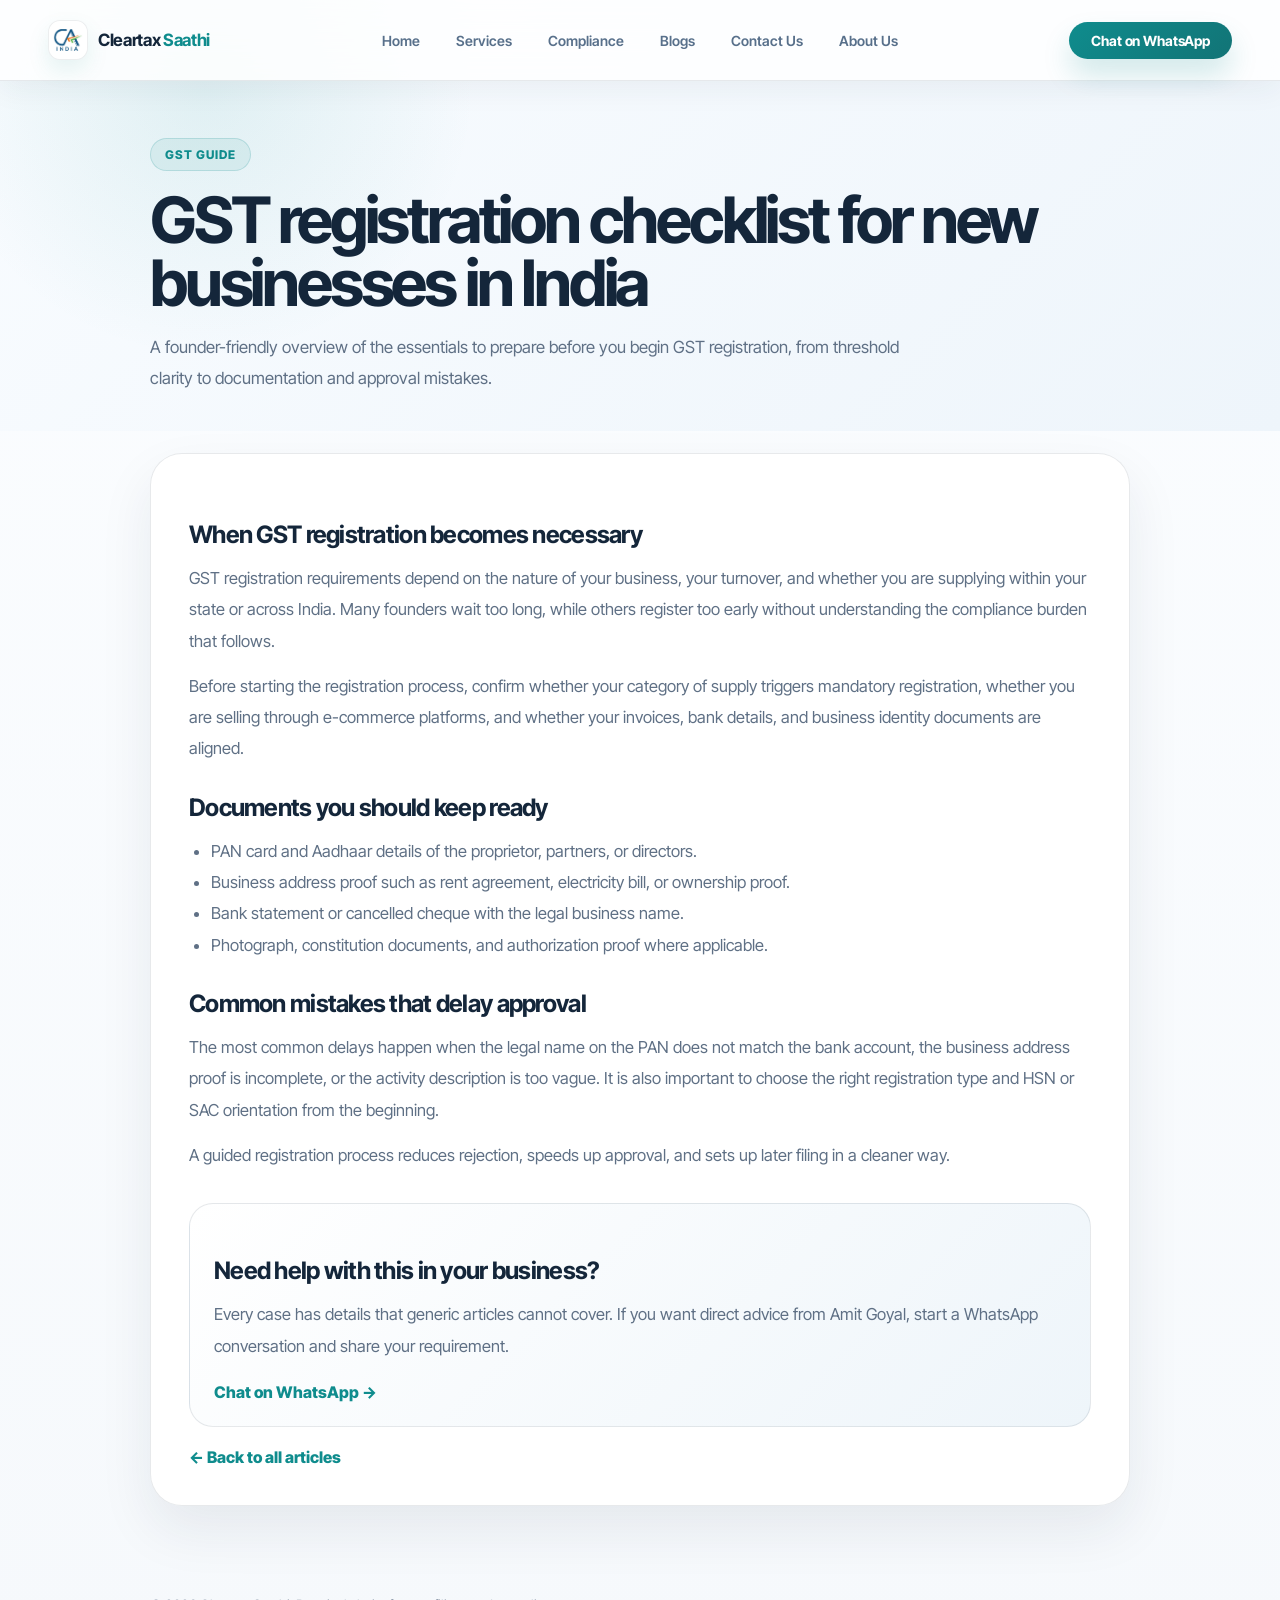
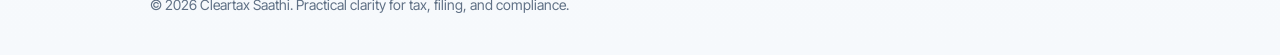
<file: blog-gst-registration-checklist.html>
<!DOCTYPE html>
<html lang="en">
<head>
  <meta charset="UTF-8" />
  <meta name="viewport" content="width=device-width, initial-scale=1.0" />
  <title>GST registration checklist for new businesses in India | Cleartax Saathi</title>
  <link rel="preconnect" href="https://fonts.googleapis.com" />
  <link rel="preconnect" href="https://fonts.gstatic.com" crossorigin />
  <link href="https://fonts.googleapis.com/css2?family=Inter+Tight:ital,wght@0,300;0,400;0,500;0,600;0,700;0,900&display=swap" rel="stylesheet" />
  <style>
    :root { --bg: #f6f9fc; --surface: rgba(255,255,255,0.92); --text: #14263A; --muted: #5F7085; --line: rgba(20,38,58,0.10); --brand: #0F8C8D; --brand-deep: #0B6769; }
    * { box-sizing: border-box; margin: 0; padding: 0; }
    body { font-family: 'Inter Tight', system-ui, sans-serif; background: linear-gradient(180deg, #fbfdff 0%, var(--bg) 100%); color: var(--text); }
    a { color: inherit; text-decoration: none; }
    
    nav {
      position: fixed; top: 0; left: 0; right: 0; z-index: 100;
      padding: 20px 48px;
      display: flex; align-items: center; justify-content: space-between;
      background: rgba(255,255,255,0.82);
      backdrop-filter: blur(20px);
      border-bottom: 1px solid rgba(20,38,58,0.10);
      transition: background 0.3s;
      box-shadow: 0 8px 30px rgba(26, 44, 67, 0.06);
    }
    .nav-logo {
      display: flex; align-items: center; gap: 10px;
    }
    .nav-logo-icon {
      width: 40px; height: 40px; border-radius: 12px;
      background: #ffffff;
      border: 1px solid rgba(20,38,58,0.08);
      display: flex; align-items: center; justify-content: center;
      overflow: hidden;
      box-shadow: 0 10px 22px rgba(15,140,141,0.10);
    }
    .nav-logo-text { font-size: 17px; font-weight: 700; letter-spacing: -0.02em; color: #14263A; }
    .nav-logo-text span { color: var(--brand); }
    .nav-logo-icon img {
      width: 100%;
      height: 100%;
      object-fit: contain;
      border-radius: inherit;
      display: block;
      padding: 4px;
      background: #fff;
    }
    .nav-links { display: flex; gap: 36px; list-style: none; align-items: center; }
    .nav-links a { position: relative; font-size: 14px; color: #58708b; font-weight: 600; transition: color 0.2s; }
    .nav-links a:hover { color: #14263A; }
    .nav-links a::after { content:''; position:absolute; left:0; bottom:-8px; width:100%; height:2px; border-radius:999px; background: linear-gradient(90deg, var(--brand), rgba(15,140,141,0.2)); transform: scaleX(0); transform-origin:left; transition: transform 0.24s ease; }
    .nav-links a:hover::after { transform: scaleX(1); }
    .nav-cta {
      padding: 10px 22px; border-radius: 99px;
      background: linear-gradient(135deg, var(--brand), #127476); color: #fff;
      font-size: 14px; font-weight: 700; letter-spacing: -0.01em;
      transition: transform 0.2s, box-shadow 0.2s;
      box-shadow: 0 16px 28px rgba(15,140,141,0.18);
    }
    .nav-cta:hover { transform: scale(1.04); box-shadow: 0 18px 34px rgba(15,140,141,0.22); }

    .hero { padding: 138px 48px 38px; background: radial-gradient(circle at 16% 20%, rgba(15,140,141,0.10), transparent 24%), linear-gradient(135deg, #f9fcff 0%, #eef5fb 100%); }
    .wrap { max-width: 980px; margin: 0 auto; }
    .meta { display:inline-flex; padding:8px 14px; border-radius:999px; background: rgba(15,140,141,0.08); color: var(--brand); border:1px solid rgba(15,140,141,0.18); font-size:12px; letter-spacing:0.08em; text-transform:uppercase; font-weight:800; }
    h1 { margin-top: 18px; font-size: clamp(2.6rem, 5vw, 4.8rem); line-height: 0.98; letter-spacing: -0.05em; }
    .summary { margin-top: 18px; max-width: 760px; color: var(--muted); font-size: 1.05rem; line-height: 1.8; }
    .article-card { margin: 22px auto 90px; max-width:980px; background: var(--surface); border:1px solid var(--line); border-radius: 32px; box-shadow: 0 24px 54px rgba(20,38,58,0.08); padding: 38px; }
    .article-card h2 { margin-top: 28px; margin-bottom: 12px; font-size: 1.5rem; letter-spacing: -0.03em; }
    .article-card p, .article-card li { color: var(--muted); line-height: 1.9; font-size: 1.03rem; }
    .article-card ul { padding-left: 22px; margin-top: 14px; }
    .article-card p + p, .article-card p + ul, .article-card ul + p, .article-card h2 + p { margin-top: 14px; }
    .back-link { display:inline-flex; margin-top: 20px; color: var(--brand); font-weight: 800; }
    .cta-box { margin-top: 32px; border:1px solid var(--line); border-radius: 24px; padding: 24px; background: linear-gradient(135deg, #ffffff, #eef5fa); }
    .cta-box p { margin-top: 10px; }
    footer { max-width:980px; margin: 0 auto; padding: 0 0 42px; color: var(--muted); font-size: 14px; }
    @media (max-width: 900px) { nav, .hero { padding-left:20px; padding-right:20px; } .article-card { margin-left: 20px; margin-right: 20px; padding: 24px; } footer { padding-left: 20px; padding-right: 20px; } .nav-links { display:none; } }
  </style>
</head>
<body>
    <nav id="nav">
    <div class="nav-logo">
      <div class="nav-logo-icon"><img src="CA%20Amit/LOGO.jpeg" alt="Cleartax Saathi logo" /></div>
      <span class="nav-logo-text">Cleartax <span>Saathi</span></span>
    </div>
    <ul class="nav-links">
      <li><a href="index.html">Home</a></li>
      <li><a href="index.html#services">Services</a></li>
      <li><a href="index.html#compliance">Compliance</a></li>
      <li><a href="blogs.html">Blogs</a></li>
      <li><a href="index.html#contact">Contact Us</a></li>
      <li><a href="index.html#about-us">About Us</a></li>
    </ul>
    <a href="https://wa.me/918882453238?text=Hi%20Amit%2C%20I%20want%20to%20discuss%20my%20tax%20or%20compliance%20requirement." class="nav-cta">Chat on WhatsApp</a>
  </nav>
  <section class="hero"><div class="wrap"><div class="meta">GST Guide</div><h1>GST registration checklist for new businesses in India</h1><p class="summary">A founder-friendly overview of the essentials to prepare before you begin GST registration, from threshold clarity to documentation and approval mistakes.</p></div></section>
  <article class="article-card"><h2>When GST registration becomes necessary</h2>
<p>GST registration requirements depend on the nature of your business, your turnover, and whether you are supplying within your state or across India. Many founders wait too long, while others register too early without understanding the compliance burden that follows.</p>
<p>Before starting the registration process, confirm whether your category of supply triggers mandatory registration, whether you are selling through e-commerce platforms, and whether your invoices, bank details, and business identity documents are aligned.</p>
<h2>Documents you should keep ready</h2>
<ul>
  <li>PAN card and Aadhaar details of the proprietor, partners, or directors.</li>
  <li>Business address proof such as rent agreement, electricity bill, or ownership proof.</li>
  <li>Bank statement or cancelled cheque with the legal business name.</li>
  <li>Photograph, constitution documents, and authorization proof where applicable.</li>
</ul>
<h2>Common mistakes that delay approval</h2>
<p>The most common delays happen when the legal name on the PAN does not match the bank account, the business address proof is incomplete, or the activity description is too vague. It is also important to choose the right registration type and HSN or SAC orientation from the beginning.</p>
<p>A guided registration process reduces rejection, speeds up approval, and sets up later filing in a cleaner way.</p><div class="cta-box"><h2>Need help with this in your business?</h2><p>Every case has details that generic articles cannot cover. If you want direct advice from Amit Goyal, start a WhatsApp conversation and share your requirement.</p><a class="back-link" href="https://wa.me/918882453238?text=Hi%20Amit%2C%20I%20read%20your%20article%20and%20want%20professional%20advice.">Chat on WhatsApp →</a></div><a class="back-link" href="blogs.html">&larr; Back to all articles</a></article>
  <footer><div>&copy; 2026 Cleartax Saathi. Practical clarity for tax, filing, and compliance.</div></footer>
</body>
</html>
</file>
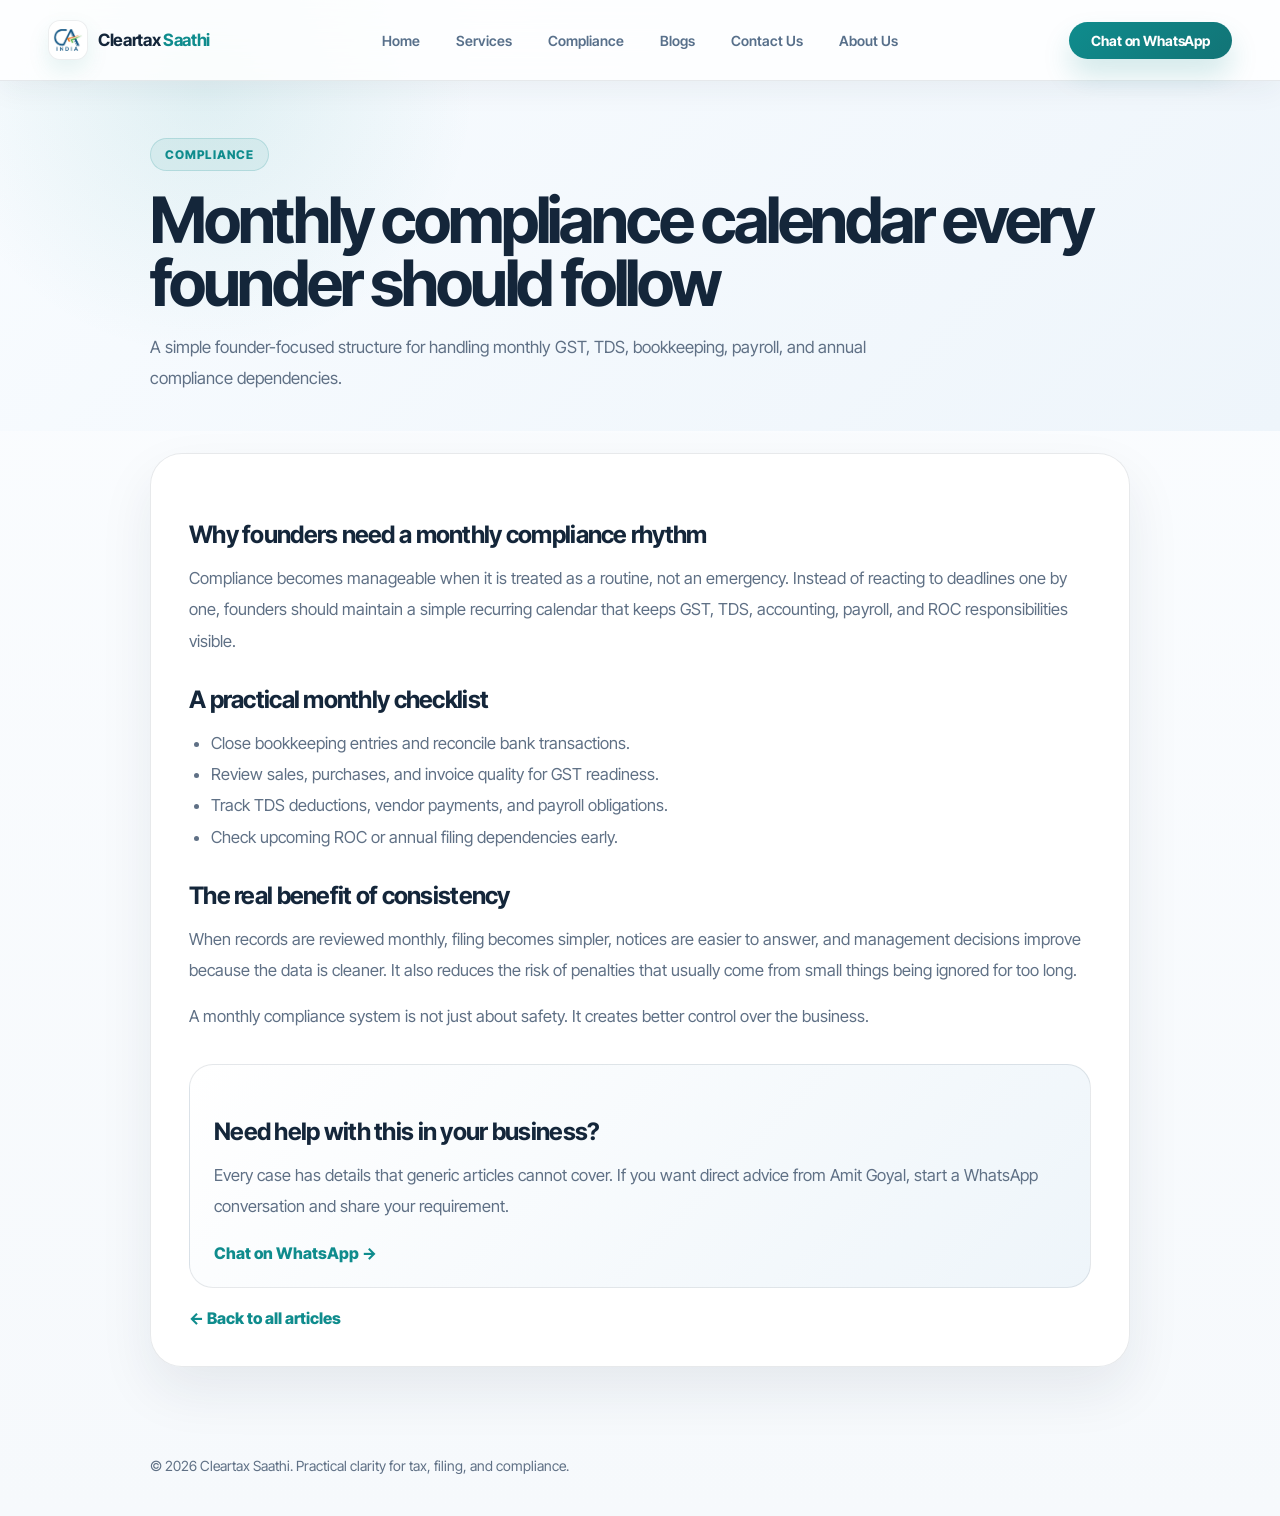
<file: blog-monthly-compliance-calendar.html>
<!DOCTYPE html>
<html lang="en">
<head>
  <meta charset="UTF-8" />
  <meta name="viewport" content="width=device-width, initial-scale=1.0" />
  <title>Monthly compliance calendar every founder should follow | Cleartax Saathi</title>
  <link rel="preconnect" href="https://fonts.googleapis.com" />
  <link rel="preconnect" href="https://fonts.gstatic.com" crossorigin />
  <link href="https://fonts.googleapis.com/css2?family=Inter+Tight:ital,wght@0,300;0,400;0,500;0,600;0,700;0,900&display=swap" rel="stylesheet" />
  <style>
    :root { --bg: #f6f9fc; --surface: rgba(255,255,255,0.92); --text: #14263A; --muted: #5F7085; --line: rgba(20,38,58,0.10); --brand: #0F8C8D; --brand-deep: #0B6769; }
    * { box-sizing: border-box; margin: 0; padding: 0; }
    body { font-family: 'Inter Tight', system-ui, sans-serif; background: linear-gradient(180deg, #fbfdff 0%, var(--bg) 100%); color: var(--text); }
    a { color: inherit; text-decoration: none; }
    
    nav {
      position: fixed; top: 0; left: 0; right: 0; z-index: 100;
      padding: 20px 48px;
      display: flex; align-items: center; justify-content: space-between;
      background: rgba(255,255,255,0.82);
      backdrop-filter: blur(20px);
      border-bottom: 1px solid rgba(20,38,58,0.10);
      transition: background 0.3s;
      box-shadow: 0 8px 30px rgba(26, 44, 67, 0.06);
    }
    .nav-logo {
      display: flex; align-items: center; gap: 10px;
    }
    .nav-logo-icon {
      width: 40px; height: 40px; border-radius: 12px;
      background: #ffffff;
      border: 1px solid rgba(20,38,58,0.08);
      display: flex; align-items: center; justify-content: center;
      overflow: hidden;
      box-shadow: 0 10px 22px rgba(15,140,141,0.10);
    }
    .nav-logo-text { font-size: 17px; font-weight: 700; letter-spacing: -0.02em; color: #14263A; }
    .nav-logo-text span { color: var(--brand); }
    .nav-logo-icon img {
      width: 100%;
      height: 100%;
      object-fit: contain;
      border-radius: inherit;
      display: block;
      padding: 4px;
      background: #fff;
    }
    .nav-links { display: flex; gap: 36px; list-style: none; align-items: center; }
    .nav-links a { position: relative; font-size: 14px; color: #58708b; font-weight: 600; transition: color 0.2s; }
    .nav-links a:hover { color: #14263A; }
    .nav-links a::after { content:''; position:absolute; left:0; bottom:-8px; width:100%; height:2px; border-radius:999px; background: linear-gradient(90deg, var(--brand), rgba(15,140,141,0.2)); transform: scaleX(0); transform-origin:left; transition: transform 0.24s ease; }
    .nav-links a:hover::after { transform: scaleX(1); }
    .nav-cta {
      padding: 10px 22px; border-radius: 99px;
      background: linear-gradient(135deg, var(--brand), #127476); color: #fff;
      font-size: 14px; font-weight: 700; letter-spacing: -0.01em;
      transition: transform 0.2s, box-shadow 0.2s;
      box-shadow: 0 16px 28px rgba(15,140,141,0.18);
    }
    .nav-cta:hover { transform: scale(1.04); box-shadow: 0 18px 34px rgba(15,140,141,0.22); }

    .hero { padding: 138px 48px 38px; background: radial-gradient(circle at 16% 20%, rgba(15,140,141,0.10), transparent 24%), linear-gradient(135deg, #f9fcff 0%, #eef5fb 100%); }
    .wrap { max-width: 980px; margin: 0 auto; }
    .meta { display:inline-flex; padding:8px 14px; border-radius:999px; background: rgba(15,140,141,0.08); color: var(--brand); border:1px solid rgba(15,140,141,0.18); font-size:12px; letter-spacing:0.08em; text-transform:uppercase; font-weight:800; }
    h1 { margin-top: 18px; font-size: clamp(2.6rem, 5vw, 4.8rem); line-height: 0.98; letter-spacing: -0.05em; }
    .summary { margin-top: 18px; max-width: 760px; color: var(--muted); font-size: 1.05rem; line-height: 1.8; }
    .article-card { margin: 22px auto 90px; max-width:980px; background: var(--surface); border:1px solid var(--line); border-radius: 32px; box-shadow: 0 24px 54px rgba(20,38,58,0.08); padding: 38px; }
    .article-card h2 { margin-top: 28px; margin-bottom: 12px; font-size: 1.5rem; letter-spacing: -0.03em; }
    .article-card p, .article-card li { color: var(--muted); line-height: 1.9; font-size: 1.03rem; }
    .article-card ul { padding-left: 22px; margin-top: 14px; }
    .article-card p + p, .article-card p + ul, .article-card ul + p, .article-card h2 + p { margin-top: 14px; }
    .back-link { display:inline-flex; margin-top: 20px; color: var(--brand); font-weight: 800; }
    .cta-box { margin-top: 32px; border:1px solid var(--line); border-radius: 24px; padding: 24px; background: linear-gradient(135deg, #ffffff, #eef5fa); }
    .cta-box p { margin-top: 10px; }
    footer { max-width:980px; margin: 0 auto; padding: 0 0 42px; color: var(--muted); font-size: 14px; }
    @media (max-width: 900px) { nav, .hero { padding-left:20px; padding-right:20px; } .article-card { margin-left: 20px; margin-right: 20px; padding: 24px; } footer { padding-left: 20px; padding-right: 20px; } .nav-links { display:none; } }
  </style>
</head>
<body>
    <nav id="nav">
    <div class="nav-logo">
      <div class="nav-logo-icon"><img src="CA%20Amit/LOGO.jpeg" alt="Cleartax Saathi logo" /></div>
      <span class="nav-logo-text">Cleartax <span>Saathi</span></span>
    </div>
    <ul class="nav-links">
      <li><a href="index.html">Home</a></li>
      <li><a href="index.html#services">Services</a></li>
      <li><a href="index.html#compliance">Compliance</a></li>
      <li><a href="blogs.html">Blogs</a></li>
      <li><a href="index.html#contact">Contact Us</a></li>
      <li><a href="index.html#about-us">About Us</a></li>
    </ul>
    <a href="https://wa.me/918882453238?text=Hi%20Amit%2C%20I%20want%20to%20discuss%20my%20tax%20or%20compliance%20requirement." class="nav-cta">Chat on WhatsApp</a>
  </nav>
  <section class="hero"><div class="wrap"><div class="meta">Compliance</div><h1>Monthly compliance calendar every founder should follow</h1><p class="summary">A simple founder-focused structure for handling monthly GST, TDS, bookkeeping, payroll, and annual compliance dependencies.</p></div></section>
  <article class="article-card"><h2>Why founders need a monthly compliance rhythm</h2>
<p>Compliance becomes manageable when it is treated as a routine, not an emergency. Instead of reacting to deadlines one by one, founders should maintain a simple recurring calendar that keeps GST, TDS, accounting, payroll, and ROC responsibilities visible.</p>
<h2>A practical monthly checklist</h2>
<ul>
  <li>Close bookkeeping entries and reconcile bank transactions.</li>
  <li>Review sales, purchases, and invoice quality for GST readiness.</li>
  <li>Track TDS deductions, vendor payments, and payroll obligations.</li>
  <li>Check upcoming ROC or annual filing dependencies early.</li>
</ul>
<h2>The real benefit of consistency</h2>
<p>When records are reviewed monthly, filing becomes simpler, notices are easier to answer, and management decisions improve because the data is cleaner. It also reduces the risk of penalties that usually come from small things being ignored for too long.</p>
<p>A monthly compliance system is not just about safety. It creates better control over the business.</p><div class="cta-box"><h2>Need help with this in your business?</h2><p>Every case has details that generic articles cannot cover. If you want direct advice from Amit Goyal, start a WhatsApp conversation and share your requirement.</p><a class="back-link" href="https://wa.me/918882453238?text=Hi%20Amit%2C%20I%20read%20your%20article%20and%20want%20professional%20advice.">Chat on WhatsApp →</a></div><a class="back-link" href="blogs.html">&larr; Back to all articles</a></article>
  <footer><div>&copy; 2026 Cleartax Saathi. Practical clarity for tax, filing, and compliance.</div></footer>
</body>
</html>
</file>
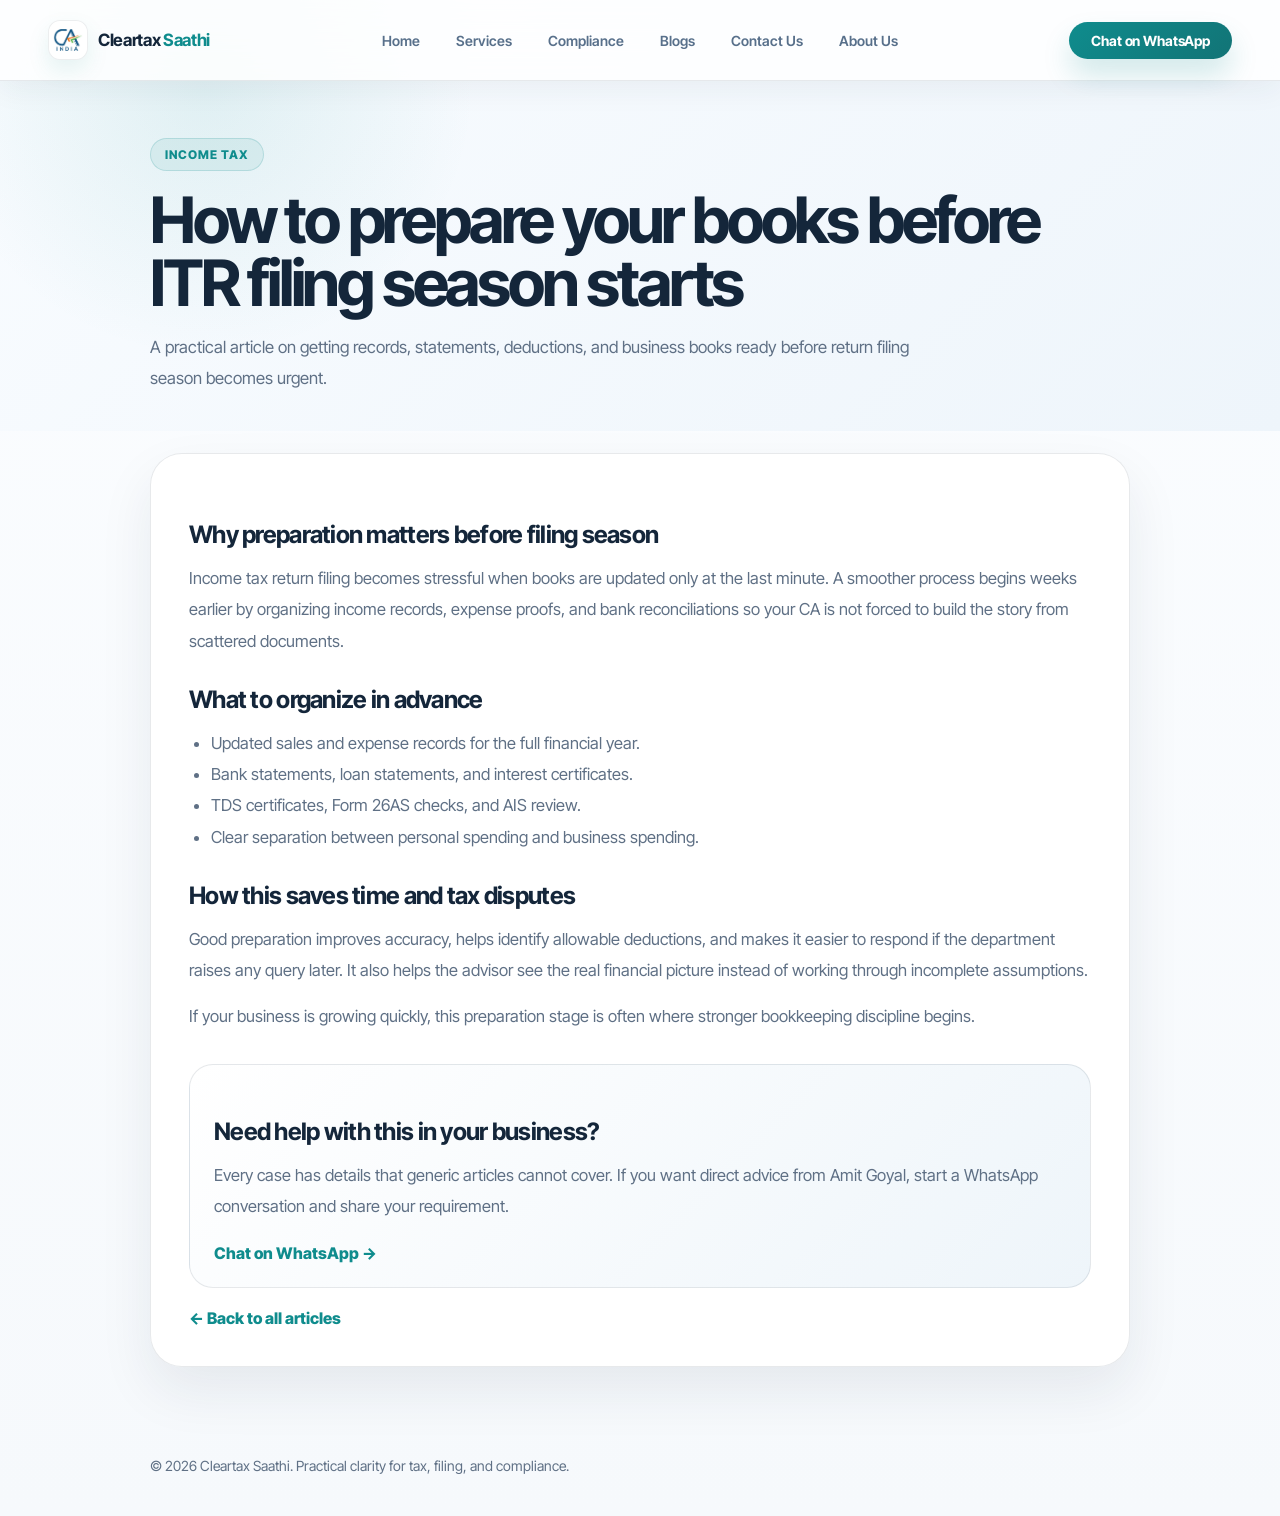
<file: blog-prepare-books-itr.html>
<!DOCTYPE html>
<html lang="en">
<head>
  <meta charset="UTF-8" />
  <meta name="viewport" content="width=device-width, initial-scale=1.0" />
  <title>How to prepare your books before ITR filing season starts | Cleartax Saathi</title>
  <link rel="preconnect" href="https://fonts.googleapis.com" />
  <link rel="preconnect" href="https://fonts.gstatic.com" crossorigin />
  <link href="https://fonts.googleapis.com/css2?family=Inter+Tight:ital,wght@0,300;0,400;0,500;0,600;0,700;0,900&display=swap" rel="stylesheet" />
  <style>
    :root { --bg: #f6f9fc; --surface: rgba(255,255,255,0.92); --text: #14263A; --muted: #5F7085; --line: rgba(20,38,58,0.10); --brand: #0F8C8D; --brand-deep: #0B6769; }
    * { box-sizing: border-box; margin: 0; padding: 0; }
    body { font-family: 'Inter Tight', system-ui, sans-serif; background: linear-gradient(180deg, #fbfdff 0%, var(--bg) 100%); color: var(--text); }
    a { color: inherit; text-decoration: none; }
    
    nav {
      position: fixed; top: 0; left: 0; right: 0; z-index: 100;
      padding: 20px 48px;
      display: flex; align-items: center; justify-content: space-between;
      background: rgba(255,255,255,0.82);
      backdrop-filter: blur(20px);
      border-bottom: 1px solid rgba(20,38,58,0.10);
      transition: background 0.3s;
      box-shadow: 0 8px 30px rgba(26, 44, 67, 0.06);
    }
    .nav-logo {
      display: flex; align-items: center; gap: 10px;
    }
    .nav-logo-icon {
      width: 40px; height: 40px; border-radius: 12px;
      background: #ffffff;
      border: 1px solid rgba(20,38,58,0.08);
      display: flex; align-items: center; justify-content: center;
      overflow: hidden;
      box-shadow: 0 10px 22px rgba(15,140,141,0.10);
    }
    .nav-logo-text { font-size: 17px; font-weight: 700; letter-spacing: -0.02em; color: #14263A; }
    .nav-logo-text span { color: var(--brand); }
    .nav-logo-icon img {
      width: 100%;
      height: 100%;
      object-fit: contain;
      border-radius: inherit;
      display: block;
      padding: 4px;
      background: #fff;
    }
    .nav-links { display: flex; gap: 36px; list-style: none; align-items: center; }
    .nav-links a { position: relative; font-size: 14px; color: #58708b; font-weight: 600; transition: color 0.2s; }
    .nav-links a:hover { color: #14263A; }
    .nav-links a::after { content:''; position:absolute; left:0; bottom:-8px; width:100%; height:2px; border-radius:999px; background: linear-gradient(90deg, var(--brand), rgba(15,140,141,0.2)); transform: scaleX(0); transform-origin:left; transition: transform 0.24s ease; }
    .nav-links a:hover::after { transform: scaleX(1); }
    .nav-cta {
      padding: 10px 22px; border-radius: 99px;
      background: linear-gradient(135deg, var(--brand), #127476); color: #fff;
      font-size: 14px; font-weight: 700; letter-spacing: -0.01em;
      transition: transform 0.2s, box-shadow 0.2s;
      box-shadow: 0 16px 28px rgba(15,140,141,0.18);
    }
    .nav-cta:hover { transform: scale(1.04); box-shadow: 0 18px 34px rgba(15,140,141,0.22); }

    .hero { padding: 138px 48px 38px; background: radial-gradient(circle at 16% 20%, rgba(15,140,141,0.10), transparent 24%), linear-gradient(135deg, #f9fcff 0%, #eef5fb 100%); }
    .wrap { max-width: 980px; margin: 0 auto; }
    .meta { display:inline-flex; padding:8px 14px; border-radius:999px; background: rgba(15,140,141,0.08); color: var(--brand); border:1px solid rgba(15,140,141,0.18); font-size:12px; letter-spacing:0.08em; text-transform:uppercase; font-weight:800; }
    h1 { margin-top: 18px; font-size: clamp(2.6rem, 5vw, 4.8rem); line-height: 0.98; letter-spacing: -0.05em; }
    .summary { margin-top: 18px; max-width: 760px; color: var(--muted); font-size: 1.05rem; line-height: 1.8; }
    .article-card { margin: 22px auto 90px; max-width:980px; background: var(--surface); border:1px solid var(--line); border-radius: 32px; box-shadow: 0 24px 54px rgba(20,38,58,0.08); padding: 38px; }
    .article-card h2 { margin-top: 28px; margin-bottom: 12px; font-size: 1.5rem; letter-spacing: -0.03em; }
    .article-card p, .article-card li { color: var(--muted); line-height: 1.9; font-size: 1.03rem; }
    .article-card ul { padding-left: 22px; margin-top: 14px; }
    .article-card p + p, .article-card p + ul, .article-card ul + p, .article-card h2 + p { margin-top: 14px; }
    .back-link { display:inline-flex; margin-top: 20px; color: var(--brand); font-weight: 800; }
    .cta-box { margin-top: 32px; border:1px solid var(--line); border-radius: 24px; padding: 24px; background: linear-gradient(135deg, #ffffff, #eef5fa); }
    .cta-box p { margin-top: 10px; }
    footer { max-width:980px; margin: 0 auto; padding: 0 0 42px; color: var(--muted); font-size: 14px; }
    @media (max-width: 900px) { nav, .hero { padding-left:20px; padding-right:20px; } .article-card { margin-left: 20px; margin-right: 20px; padding: 24px; } footer { padding-left: 20px; padding-right: 20px; } .nav-links { display:none; } }
  </style>
</head>
<body>
    <nav id="nav">
    <div class="nav-logo">
      <div class="nav-logo-icon"><img src="CA%20Amit/LOGO.jpeg" alt="Cleartax Saathi logo" /></div>
      <span class="nav-logo-text">Cleartax <span>Saathi</span></span>
    </div>
    <ul class="nav-links">
      <li><a href="index.html">Home</a></li>
      <li><a href="index.html#services">Services</a></li>
      <li><a href="index.html#compliance">Compliance</a></li>
      <li><a href="blogs.html">Blogs</a></li>
      <li><a href="index.html#contact">Contact Us</a></li>
      <li><a href="index.html#about-us">About Us</a></li>
    </ul>
    <a href="https://wa.me/918882453238?text=Hi%20Amit%2C%20I%20want%20to%20discuss%20my%20tax%20or%20compliance%20requirement." class="nav-cta">Chat on WhatsApp</a>
  </nav>
  <section class="hero"><div class="wrap"><div class="meta">Income Tax</div><h1>How to prepare your books before ITR filing season starts</h1><p class="summary">A practical article on getting records, statements, deductions, and business books ready before return filing season becomes urgent.</p></div></section>
  <article class="article-card"><h2>Why preparation matters before filing season</h2>
<p>Income tax return filing becomes stressful when books are updated only at the last minute. A smoother process begins weeks earlier by organizing income records, expense proofs, and bank reconciliations so your CA is not forced to build the story from scattered documents.</p>
<h2>What to organize in advance</h2>
<ul>
  <li>Updated sales and expense records for the full financial year.</li>
  <li>Bank statements, loan statements, and interest certificates.</li>
  <li>TDS certificates, Form 26AS checks, and AIS review.</li>
  <li>Clear separation between personal spending and business spending.</li>
</ul>
<h2>How this saves time and tax disputes</h2>
<p>Good preparation improves accuracy, helps identify allowable deductions, and makes it easier to respond if the department raises any query later. It also helps the advisor see the real financial picture instead of working through incomplete assumptions.</p>
<p>If your business is growing quickly, this preparation stage is often where stronger bookkeeping discipline begins.</p><div class="cta-box"><h2>Need help with this in your business?</h2><p>Every case has details that generic articles cannot cover. If you want direct advice from Amit Goyal, start a WhatsApp conversation and share your requirement.</p><a class="back-link" href="https://wa.me/918882453238?text=Hi%20Amit%2C%20I%20read%20your%20article%20and%20want%20professional%20advice.">Chat on WhatsApp →</a></div><a class="back-link" href="blogs.html">&larr; Back to all articles</a></article>
  <footer><div>&copy; 2026 Cleartax Saathi. Practical clarity for tax, filing, and compliance.</div></footer>
</body>
</html>
</file>
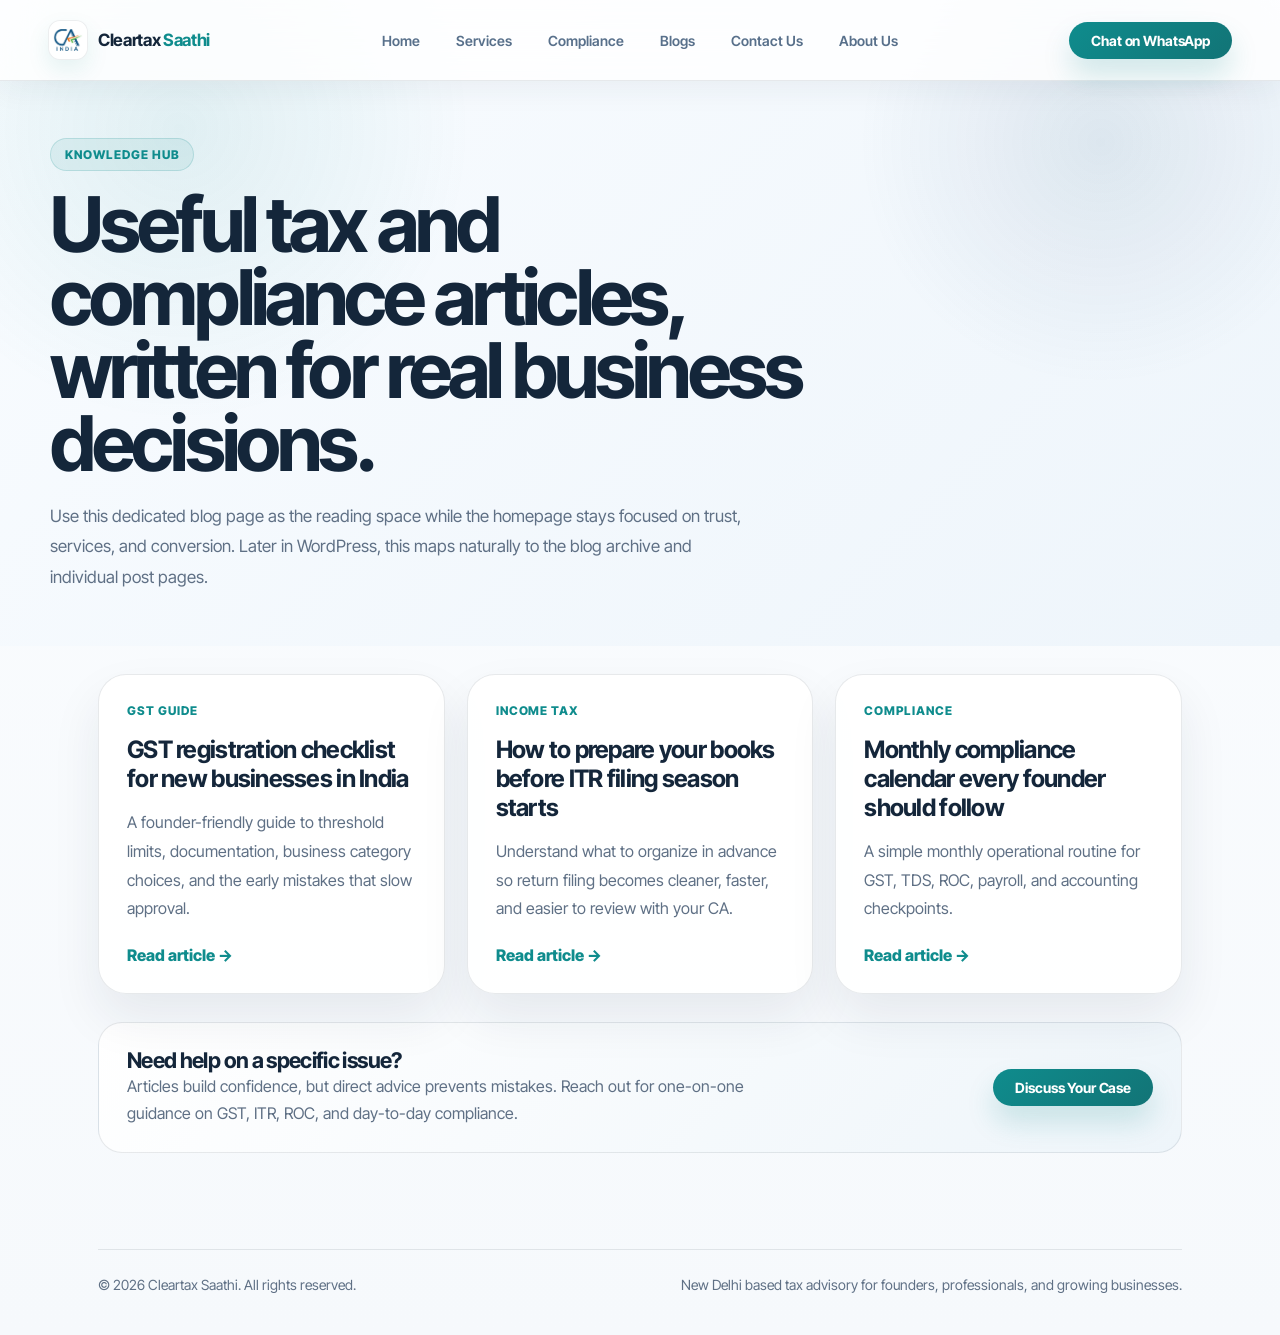
<file: blogs.html>
<!DOCTYPE html>
<html lang="en">
<head>
  <meta charset="UTF-8" />
  <meta name="viewport" content="width=device-width, initial-scale=1.0" />
  <title>Blogs | Cleartax Saathi</title>
  <link rel="preconnect" href="https://fonts.googleapis.com" />
  <link rel="preconnect" href="https://fonts.gstatic.com" crossorigin />
  <link href="https://fonts.googleapis.com/css2?family=Inter+Tight:ital,wght@0,300;0,400;0,500;0,600;0,700;0,900&display=swap" rel="stylesheet" />
  <style>
    :root { --bg: #f6f9fc; --surface: rgba(255,255,255,0.88); --text: #14263A; --muted: #5F7085; --line: rgba(20,38,58,0.10); --brand: #0F8C8D; --brand-deep: #0B6769; }
    * { box-sizing: border-box; margin: 0; padding: 0; }
    body { font-family: 'Inter Tight', system-ui, sans-serif; background: linear-gradient(180deg, #fbfdff 0%, var(--bg) 100%); color: var(--text); }
    a { color: inherit; text-decoration: none; }
    
    nav {
      position: fixed; top: 0; left: 0; right: 0; z-index: 100;
      padding: 20px 48px;
      display: flex; align-items: center; justify-content: space-between;
      background: rgba(255,255,255,0.82);
      backdrop-filter: blur(20px);
      border-bottom: 1px solid rgba(20,38,58,0.10);
      transition: background 0.3s;
      box-shadow: 0 8px 30px rgba(26, 44, 67, 0.06);
    }
    .nav-logo {
      display: flex; align-items: center; gap: 10px;
    }
    .nav-logo-icon {
      width: 40px; height: 40px; border-radius: 12px;
      background: #ffffff;
      border: 1px solid rgba(20,38,58,0.08);
      display: flex; align-items: center; justify-content: center;
      overflow: hidden;
      box-shadow: 0 10px 22px rgba(15,140,141,0.10);
    }
    .nav-logo-text { font-size: 17px; font-weight: 700; letter-spacing: -0.02em; color: #14263A; }
    .nav-logo-text span { color: var(--brand); }
    .nav-logo-icon img {
      width: 100%;
      height: 100%;
      object-fit: contain;
      border-radius: inherit;
      display: block;
      padding: 4px;
      background: #fff;
    }
    .nav-links { display: flex; gap: 36px; list-style: none; align-items: center; }
    .nav-links a { position: relative; font-size: 14px; color: #58708b; font-weight: 600; transition: color 0.2s; }
    .nav-links a:hover { color: #14263A; }
    .nav-links a::after { content:''; position:absolute; left:0; bottom:-8px; width:100%; height:2px; border-radius:999px; background: linear-gradient(90deg, var(--brand), rgba(15,140,141,0.2)); transform: scaleX(0); transform-origin:left; transition: transform 0.24s ease; }
    .nav-links a:hover::after { transform: scaleX(1); }
    .nav-cta {
      padding: 10px 22px; border-radius: 99px;
      background: linear-gradient(135deg, var(--brand), #127476); color: #fff;
      font-size: 14px; font-weight: 700; letter-spacing: -0.01em;
      transition: transform 0.2s, box-shadow 0.2s;
      box-shadow: 0 16px 28px rgba(15,140,141,0.18);
    }
    .nav-cta:hover { transform: scale(1.04); box-shadow: 0 18px 34px rgba(15,140,141,0.22); }

    .hero { padding: 138px 48px 54px; background: radial-gradient(circle at 14% 20%, rgba(15,140,141,0.10), transparent 24%), radial-gradient(circle at 86% 22%, rgba(31,78,121,0.10), transparent 20%), linear-gradient(135deg, #f9fcff 0%, #eef5fb 100%); }
    .hero-inner, .content, footer { max-width: 1180px; margin: 0 auto; }
    .eyebrow { display:inline-flex; padding:8px 14px; border-radius:999px; background:rgba(15,140,141,0.08); color: var(--brand); border:1px solid rgba(15,140,141,0.18); font-size:12px; letter-spacing:0.08em; text-transform:uppercase; font-weight:800; }
    h1 { margin-top: 18px; max-width: 760px; font-size: clamp(2.8rem, 6vw, 5.4rem); line-height: 0.95; letter-spacing: -0.05em; }
    .hero p { margin-top: 20px; max-width: 700px; color: var(--muted); font-size: 1.06rem; line-height: 1.8; }
    .content { padding: 28px 48px 96px; }
    .grid { display: grid; grid-template-columns: repeat(3, minmax(0, 1fr)); gap: 22px; }
    .card { background: var(--surface); border:1px solid var(--line); border-radius: 28px; padding: 28px; box-shadow: 0 24px 50px rgba(20,38,58,0.08); }
    .meta { color: var(--brand); font-size: 12px; letter-spacing: 0.08em; text-transform: uppercase; font-weight: 800; }
    .card h2 { margin-top: 18px; font-size: 1.5rem; line-height: 1.2; letter-spacing: -0.03em; }
    .card p { margin-top: 14px; color: var(--muted); line-height: 1.8; }
    .link { margin-top: 22px; display:inline-flex; color: var(--brand); font-weight: 800; }
    .contact-strip { margin-top: 28px; padding: 24px 28px; border-radius: 24px; background: linear-gradient(135deg, #ffffff, #eef5fa); border: 1px solid var(--line); display:flex; justify-content:space-between; align-items:center; gap: 18px; }
    .contact-strip p { color: var(--muted); max-width: 640px; line-height: 1.7; }
    footer { padding: 0 48px 42px; color: var(--muted); font-size: 14px; }
    .footer-box { border-top:1px solid var(--line); padding-top: 26px; display:flex; justify-content:space-between; gap:16px; }
    @media (max-width: 900px) { nav, .hero, .content, footer { padding-left: 20px; padding-right: 20px; } .nav-links { display:none; } .grid { grid-template-columns: 1fr; } .contact-strip, .footer-box { flex-direction: column; align-items: flex-start; } }
  </style>
</head>
<body>
    <nav id="nav">
    <div class="nav-logo">
      <div class="nav-logo-icon"><img src="CA%20Amit/LOGO.jpeg" alt="Cleartax Saathi logo" /></div>
      <span class="nav-logo-text">Cleartax <span>Saathi</span></span>
    </div>
    <ul class="nav-links">
      <li><a href="index.html">Home</a></li>
      <li><a href="index.html#services">Services</a></li>
      <li><a href="index.html#compliance">Compliance</a></li>
      <li><a href="blogs.html">Blogs</a></li>
      <li><a href="index.html#contact">Contact Us</a></li>
      <li><a href="index.html#about-us">About Us</a></li>
    </ul>
    <a href="https://wa.me/918882453238?text=Hi%20Amit%2C%20I%20want%20to%20discuss%20my%20tax%20or%20compliance%20requirement." class="nav-cta">Chat on WhatsApp</a>
  </nav>
  <section class="hero">
    <div class="hero-inner">
      <div class="eyebrow">Knowledge Hub</div>
      <h1>Useful tax and compliance articles, written for real business decisions.</h1>
      <p>Use this dedicated blog page as the reading space while the homepage stays focused on trust, services, and conversion. Later in WordPress, this maps naturally to the blog archive and individual post pages.</p>
    </div>
  </section>
  <main class="content">
    <div class="grid">
      <article class="card"><div class="meta">GST Guide</div><h2>GST registration checklist for new businesses in India</h2><p>A founder-friendly guide to threshold limits, documentation, business category choices, and the early mistakes that slow approval.</p><a class="link" href="blog-gst-registration-checklist.html">Read article →</a></article>
      <article class="card"><div class="meta">Income Tax</div><h2>How to prepare your books before ITR filing season starts</h2><p>Understand what to organize in advance so return filing becomes cleaner, faster, and easier to review with your CA.</p><a class="link" href="blog-prepare-books-itr.html">Read article →</a></article>
      <article class="card"><div class="meta">Compliance</div><h2>Monthly compliance calendar every founder should follow</h2><p>A simple monthly operational routine for GST, TDS, ROC, payroll, and accounting checkpoints.</p><a class="link" href="blog-monthly-compliance-calendar.html">Read article →</a></article>
    </div>
    <div class="contact-strip">
      <div><h3 style="font-size:1.35rem; letter-spacing:-0.03em;">Need help on a specific issue?</h3><p>Articles build confidence, but direct advice prevents mistakes. Reach out for one-on-one guidance on GST, ITR, ROC, and day-to-day compliance.</p></div>
      <a href="https://wa.me/918882453238?text=Hi%20Amit%2C%20I%20read%20your%20blog%20and%20want%20advice%20on%20my%20case." class="nav-cta">Discuss Your Case</a>
    </div>
  </main>
  <footer><div class="footer-box"><div>&copy; 2026 Cleartax Saathi. All rights reserved.</div><div>New Delhi based tax advisory for founders, professionals, and growing businesses.</div></div></footer>
</body>
</html>
</file>
